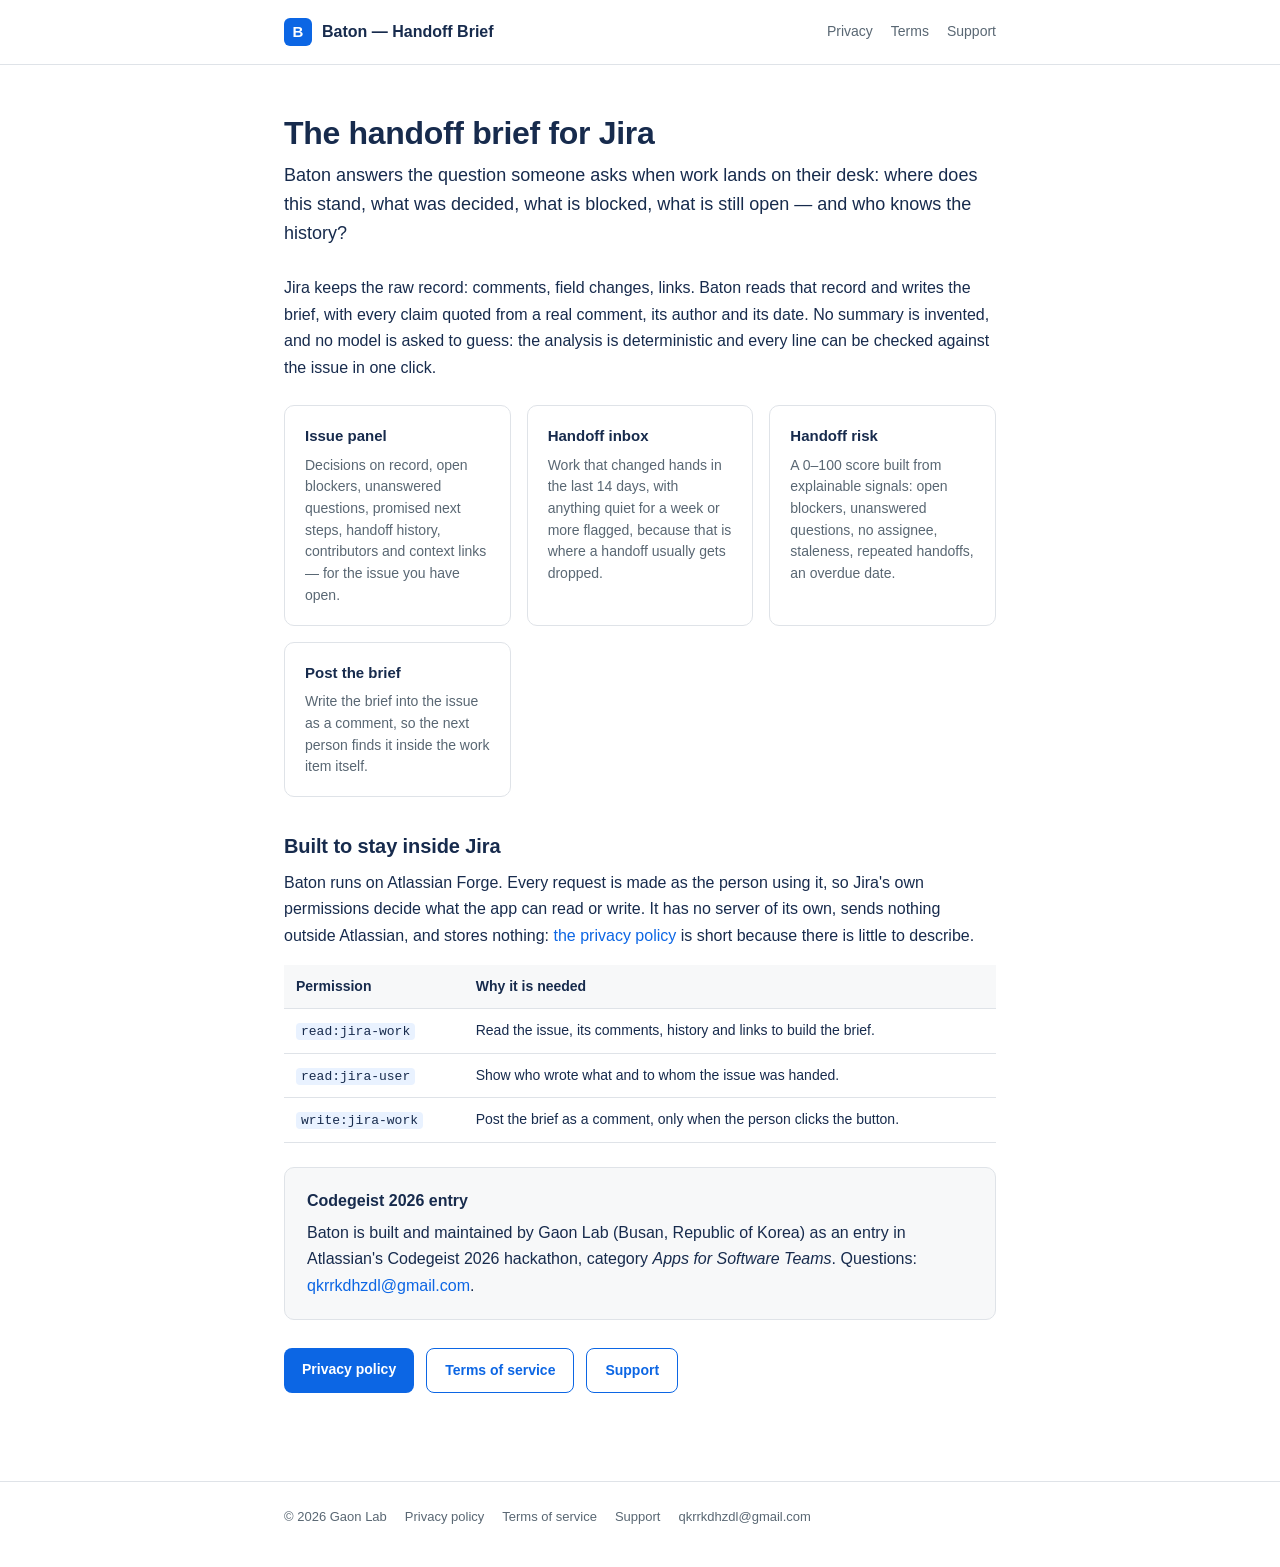
<file: index.html>
<!doctype html>
<html lang="en">
<head>
<meta charset="utf-8">
<meta name="viewport" content="width=device-width, initial-scale=1">
<title>Baton — Handoff Brief for Jira</title>
<meta name="description" content="Baton reads a Jira issue's history and writes the handoff brief: what was decided, what is blocked, what is still open, and who knows the story.">
<link rel="stylesheet" href="styles.css">
</head>
<body>

<header class="site">
  <div class="wrap">
    <a class="brand" href="./"><span class="mark">B</span><span class="name">Baton — Handoff Brief</span></a>
    <nav class="site" aria-label="Site">
      <a href="privacy.html">Privacy</a>
      <a href="terms.html">Terms</a>
      <a href="support.html">Support</a>
    </nav>
  </div>
</header>

<main>
  <div class="wrap">
    <h1>The handoff brief for Jira</h1>
    <p class="lede">Baton answers the question someone asks when work lands on their desk: where does this stand, what was decided, what is blocked, what is still open — and who knows the history?</p>

    <p>Jira keeps the raw record: comments, field changes, links. Baton reads that record and writes the brief, with every claim quoted from a real comment, its author and its date. No summary is invented, and no model is asked to guess: the analysis is deterministic and every line can be checked against the issue in one click.</p>

    <div class="grid">
      <div class="tile">
        <h3>Issue panel</h3>
        <p>Decisions on record, open blockers, unanswered questions, promised next steps, handoff history, contributors and context links — for the issue you have open.</p>
      </div>
      <div class="tile">
        <h3>Handoff inbox</h3>
        <p>Work that changed hands in the last 14 days, with anything quiet for a week or more flagged, because that is where a handoff usually gets dropped.</p>
      </div>
      <div class="tile">
        <h3>Handoff risk</h3>
        <p>A 0–100 score built from explainable signals: open blockers, unanswered questions, no assignee, staleness, repeated handoffs, an overdue date.</p>
      </div>
      <div class="tile">
        <h3>Post the brief</h3>
        <p>Write the brief into the issue as a comment, so the next person finds it inside the work item itself.</p>
      </div>
    </div>

    <h2>Built to stay inside Jira</h2>
    <p>Baton runs on Atlassian Forge. Every request is made as the person using it, so Jira's own permissions decide what the app can read or write. It has no server of its own, sends nothing outside Atlassian, and stores nothing: <a href="privacy.html">the privacy policy</a> is short because there is little to describe.</p>

    <table>
      <tr><th>Permission</th><th>Why it is needed</th></tr>
      <tr><td><code>read:jira-work</code></td><td>Read the issue, its comments, history and links to build the brief.</td></tr>
      <tr><td><code>read:jira-user</code></td><td>Show who wrote what and to whom the issue was handed.</td></tr>
      <tr><td><code>write:jira-work</code></td><td>Post the brief as a comment, only when the person clicks the button.</td></tr>
    </table>

    <div class="card">
      <h3>Codegeist 2026 entry</h3>
      <p style="margin-bottom:0">Baton is built and maintained by Gaon Lab (Busan, Republic of Korea) as an entry in Atlassian's Codegeist 2026 hackathon, category <em>Apps for Software Teams</em>. Questions: <a href="mailto:qkrrkdhzdl@gmail.com">qkrrkdhzdl@gmail.com</a>.</p>
    </div>

    <div class="links">
      <a class="button" href="privacy.html">Privacy policy</a>
      <a class="button secondary" href="terms.html">Terms of service</a>
      <a class="button secondary" href="support.html">Support</a>
    </div>
  </div>
</main>

<footer class="site">
  <div class="wrap">
    <span>© 2026 Gaon Lab</span>
    <a href="privacy.html">Privacy policy</a>
    <a href="terms.html">Terms of service</a>
    <a href="support.html">Support</a>
    <a href="mailto:qkrrkdhzdl@gmail.com">qkrrkdhzdl@gmail.com</a>
  </div>
</footer>

</body>
</html>
</file>
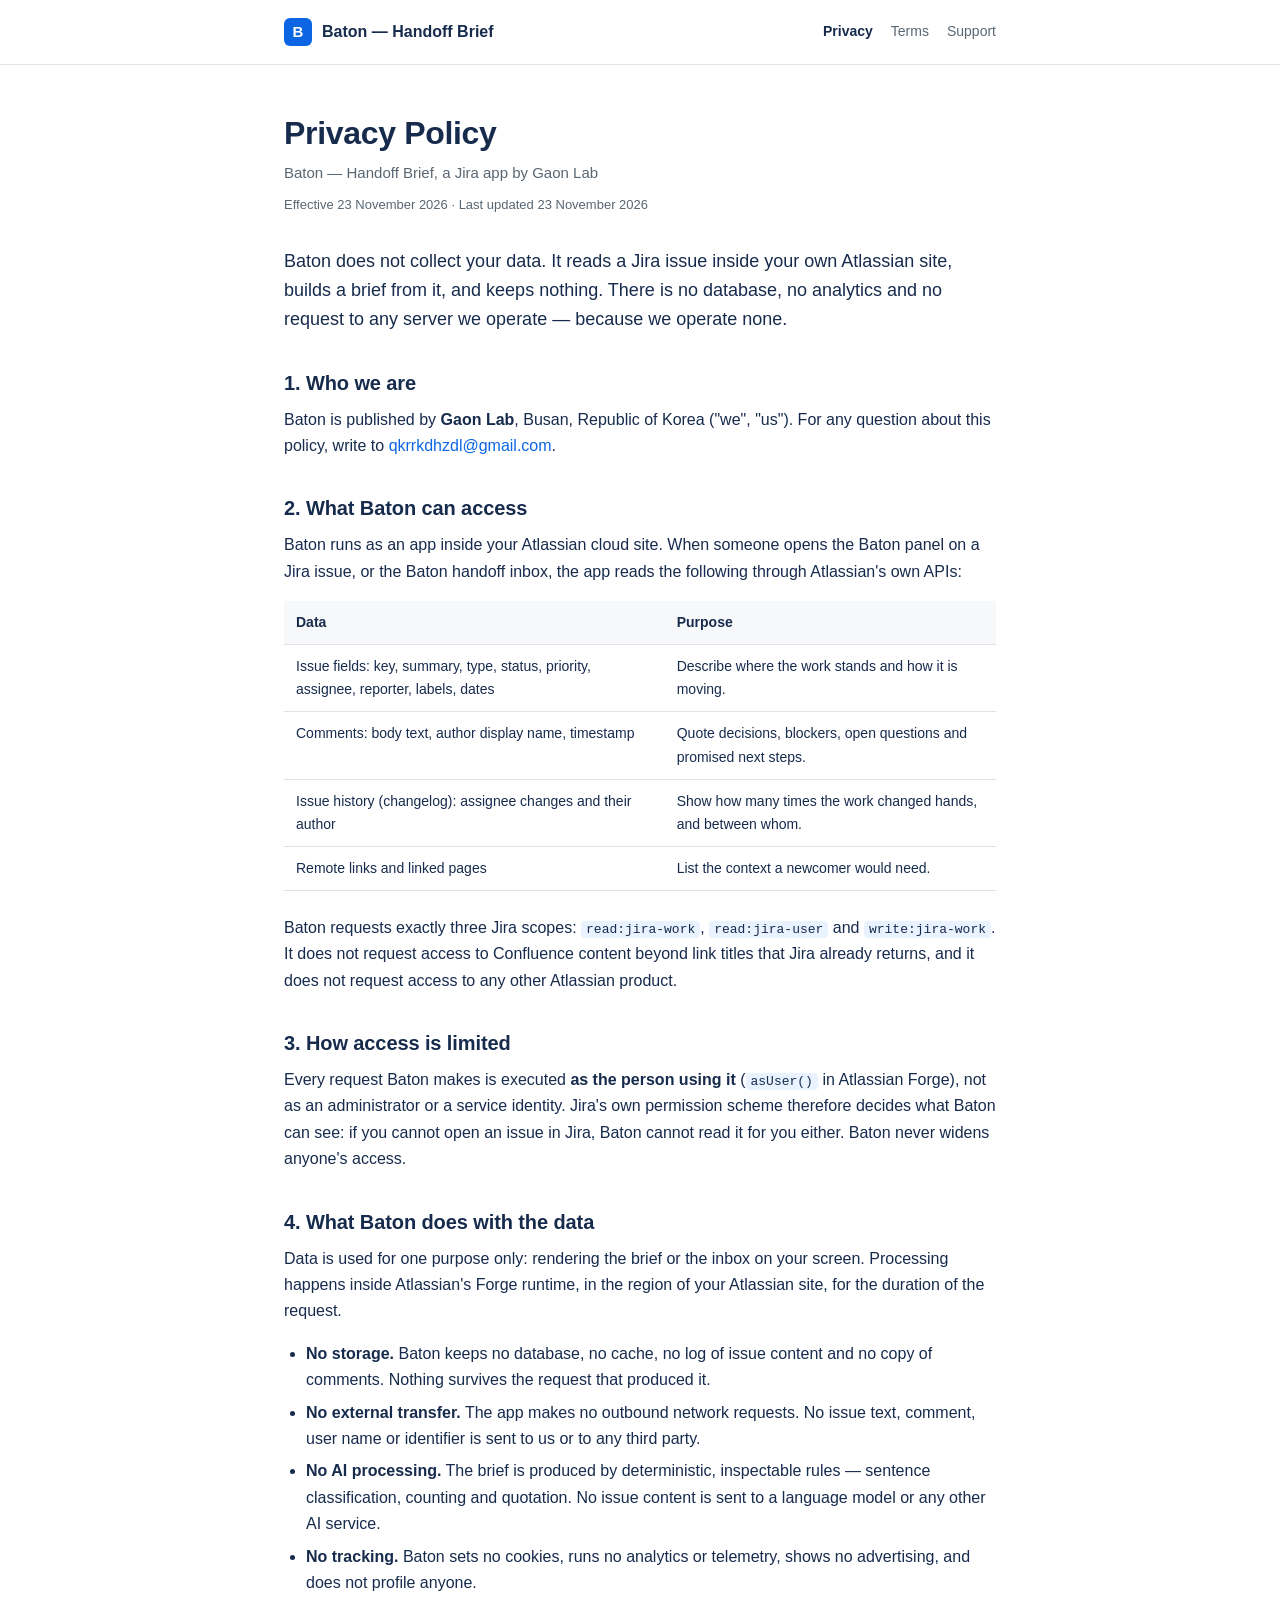
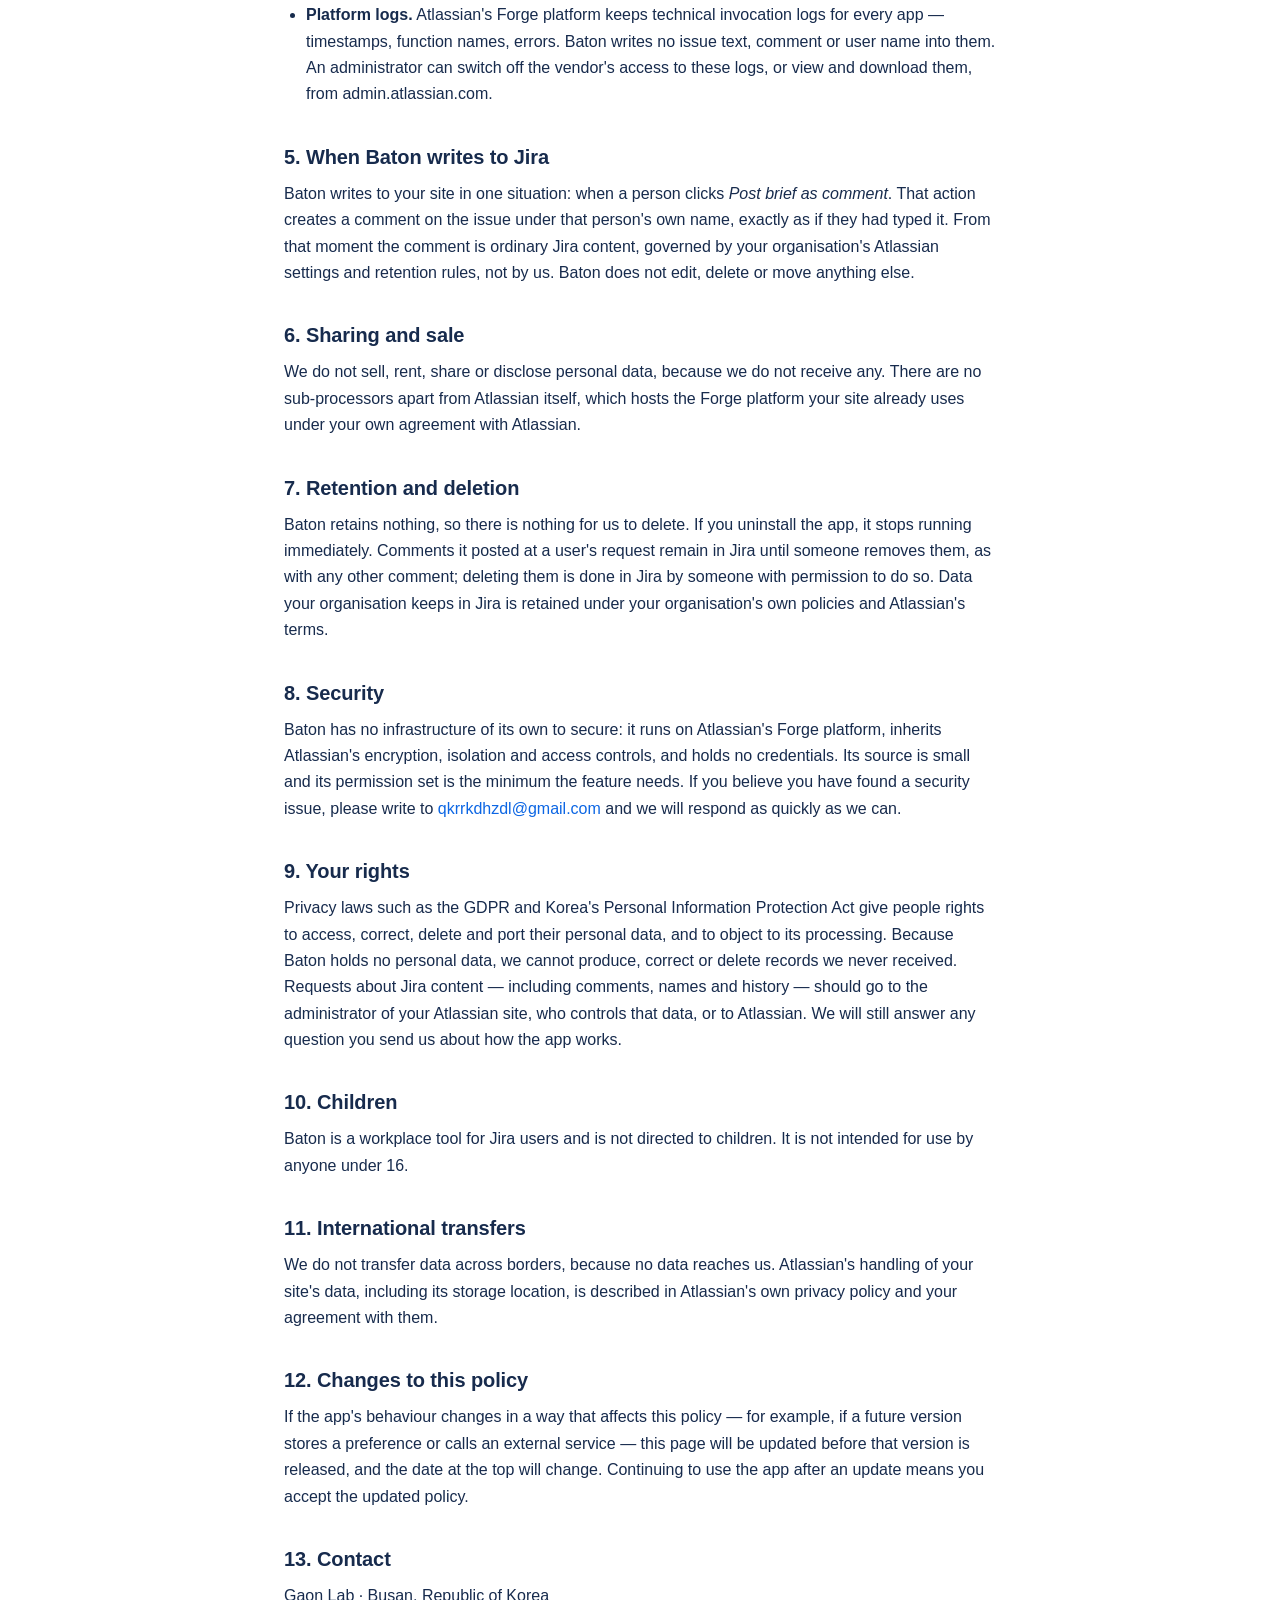
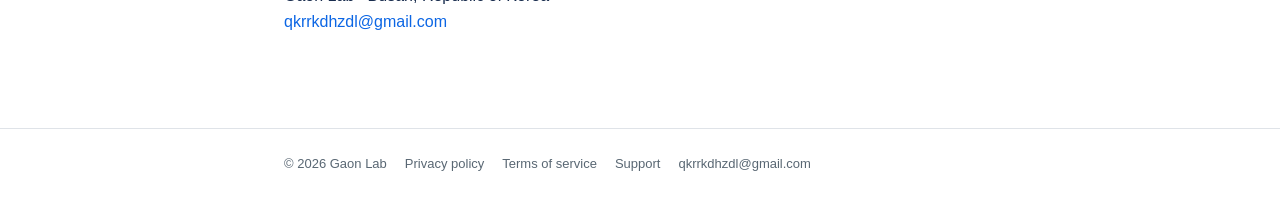
<file: privacy.html>
<!doctype html>
<html lang="en">
<head>
<meta charset="utf-8">
<meta name="viewport" content="width=device-width, initial-scale=1">
<title>Privacy Policy — Baton — Handoff Brief</title>
<meta name="description" content="Baton for Jira collects no data, stores no data and sends nothing outside Atlassian. Read what the app can access and why.">
<link rel="stylesheet" href="styles.css">
</head>
<body>

<header class="site">
  <div class="wrap">
    <a class="brand" href="./"><span class="mark">B</span><span class="name">Baton — Handoff Brief</span></a>
    <nav class="site" aria-label="Site">
      <a href="privacy.html" aria-current="page">Privacy</a>
      <a href="terms.html">Terms</a>
      <a href="support.html">Support</a>
    </nav>
  </div>
</header>

<main>
  <div class="wrap">
    <h1>Privacy Policy</h1>
    <p class="subtitle">Baton — Handoff Brief, a Jira app by Gaon Lab</p>
    <p class="updated">Effective 23 November 2026 · Last updated 23 November 2026</p>

    <p class="lede">Baton does not collect your data. It reads a Jira issue inside your own Atlassian site, builds a brief from it, and keeps nothing. There is no database, no analytics and no request to any server we operate — because we operate none.</p>

    <h2>1. Who we are</h2>
    <p>Baton is published by <strong>Gaon Lab</strong>, Busan, Republic of Korea ("we", "us"). For any question about this policy, write to <a href="mailto:qkrrkdhzdl@gmail.com">qkrrkdhzdl@gmail.com</a>.</p>

    <h2>2. What Baton can access</h2>
    <p>Baton runs as an app inside your Atlassian cloud site. When someone opens the Baton panel on a Jira issue, or the Baton handoff inbox, the app reads the following through Atlassian's own APIs:</p>
    <table>
      <tr><th>Data</th><th>Purpose</th></tr>
      <tr><td>Issue fields: key, summary, type, status, priority, assignee, reporter, labels, dates</td><td>Describe where the work stands and how it is moving.</td></tr>
      <tr><td>Comments: body text, author display name, timestamp</td><td>Quote decisions, blockers, open questions and promised next steps.</td></tr>
      <tr><td>Issue history (changelog): assignee changes and their author</td><td>Show how many times the work changed hands, and between whom.</td></tr>
      <tr><td>Remote links and linked pages</td><td>List the context a newcomer would need.</td></tr>
    </table>

    <p>Baton requests exactly three Jira scopes: <code>read:jira-work</code>, <code>read:jira-user</code> and <code>write:jira-work</code>. It does not request access to Confluence content beyond link titles that Jira already returns, and it does not request access to any other Atlassian product.</p>

    <h2>3. How access is limited</h2>
    <p>Every request Baton makes is executed <strong>as the person using it</strong> (<code>asUser()</code> in Atlassian Forge), not as an administrator or a service identity. Jira's own permission scheme therefore decides what Baton can see: if you cannot open an issue in Jira, Baton cannot read it for you either. Baton never widens anyone's access.</p>

    <h2>4. What Baton does with the data</h2>
    <p>Data is used for one purpose only: rendering the brief or the inbox on your screen. Processing happens inside Atlassian's Forge runtime, in the region of your Atlassian site, for the duration of the request.</p>
    <ul>
      <li><strong>No storage.</strong> Baton keeps no database, no cache, no log of issue content and no copy of comments. Nothing survives the request that produced it.</li>
      <li><strong>No external transfer.</strong> The app makes no outbound network requests. No issue text, comment, user name or identifier is sent to us or to any third party.</li>
      <li><strong>No AI processing.</strong> The brief is produced by deterministic, inspectable rules — sentence classification, counting and quotation. No issue content is sent to a language model or any other AI service.</li>
      <li><strong>No tracking.</strong> Baton sets no cookies, runs no analytics or telemetry, shows no advertising, and does not profile anyone.</li>
      <li><strong>Platform logs.</strong> Atlassian's Forge platform keeps technical invocation logs for every app — timestamps, function names, errors. Baton writes no issue text, comment or user name into them. An administrator can switch off the vendor's access to these logs, or view and download them, from admin.atlassian.com.</li>
    </ul>

    <h2>5. When Baton writes to Jira</h2>
    <p>Baton writes to your site in one situation: when a person clicks <em>Post brief as comment</em>. That action creates a comment on the issue under that person's own name, exactly as if they had typed it. From that moment the comment is ordinary Jira content, governed by your organisation's Atlassian settings and retention rules, not by us. Baton does not edit, delete or move anything else.</p>

    <h2>6. Sharing and sale</h2>
    <p>We do not sell, rent, share or disclose personal data, because we do not receive any. There are no sub-processors apart from Atlassian itself, which hosts the Forge platform your site already uses under your own agreement with Atlassian.</p>

    <h2>7. Retention and deletion</h2>
    <p>Baton retains nothing, so there is nothing for us to delete. If you uninstall the app, it stops running immediately. Comments it posted at a user's request remain in Jira until someone removes them, as with any other comment; deleting them is done in Jira by someone with permission to do so. Data your organisation keeps in Jira is retained under your organisation's own policies and Atlassian's terms.</p>

    <h2>8. Security</h2>
    <p>Baton has no infrastructure of its own to secure: it runs on Atlassian's Forge platform, inherits Atlassian's encryption, isolation and access controls, and holds no credentials. Its source is small and its permission set is the minimum the feature needs. If you believe you have found a security issue, please write to <a href="mailto:qkrrkdhzdl@gmail.com">qkrrkdhzdl@gmail.com</a> and we will respond as quickly as we can.</p>

    <h2>9. Your rights</h2>
    <p>Privacy laws such as the GDPR and Korea's Personal Information Protection Act give people rights to access, correct, delete and port their personal data, and to object to its processing. Because Baton holds no personal data, we cannot produce, correct or delete records we never received. Requests about Jira content — including comments, names and history — should go to the administrator of your Atlassian site, who controls that data, or to Atlassian. We will still answer any question you send us about how the app works.</p>

    <h2>10. Children</h2>
    <p>Baton is a workplace tool for Jira users and is not directed to children. It is not intended for use by anyone under 16.</p>

    <h2>11. International transfers</h2>
    <p>We do not transfer data across borders, because no data reaches us. Atlassian's handling of your site's data, including its storage location, is described in Atlassian's own privacy policy and your agreement with them.</p>

    <h2>12. Changes to this policy</h2>
    <p>If the app's behaviour changes in a way that affects this policy — for example, if a future version stores a preference or calls an external service — this page will be updated before that version is released, and the date at the top will change. Continuing to use the app after an update means you accept the updated policy.</p>

    <h2>13. Contact</h2>
    <p>Gaon Lab · Busan, Republic of Korea<br>
    <a href="mailto:qkrrkdhzdl@gmail.com">qkrrkdhzdl@gmail.com</a></p>
  </div>
</main>

<footer class="site">
  <div class="wrap">
    <span>© 2026 Gaon Lab</span>
    <a href="privacy.html">Privacy policy</a>
    <a href="terms.html">Terms of service</a>
    <a href="support.html">Support</a>
    <a href="mailto:qkrrkdhzdl@gmail.com">qkrrkdhzdl@gmail.com</a>
  </div>
</footer>

</body>
</html>
</file>
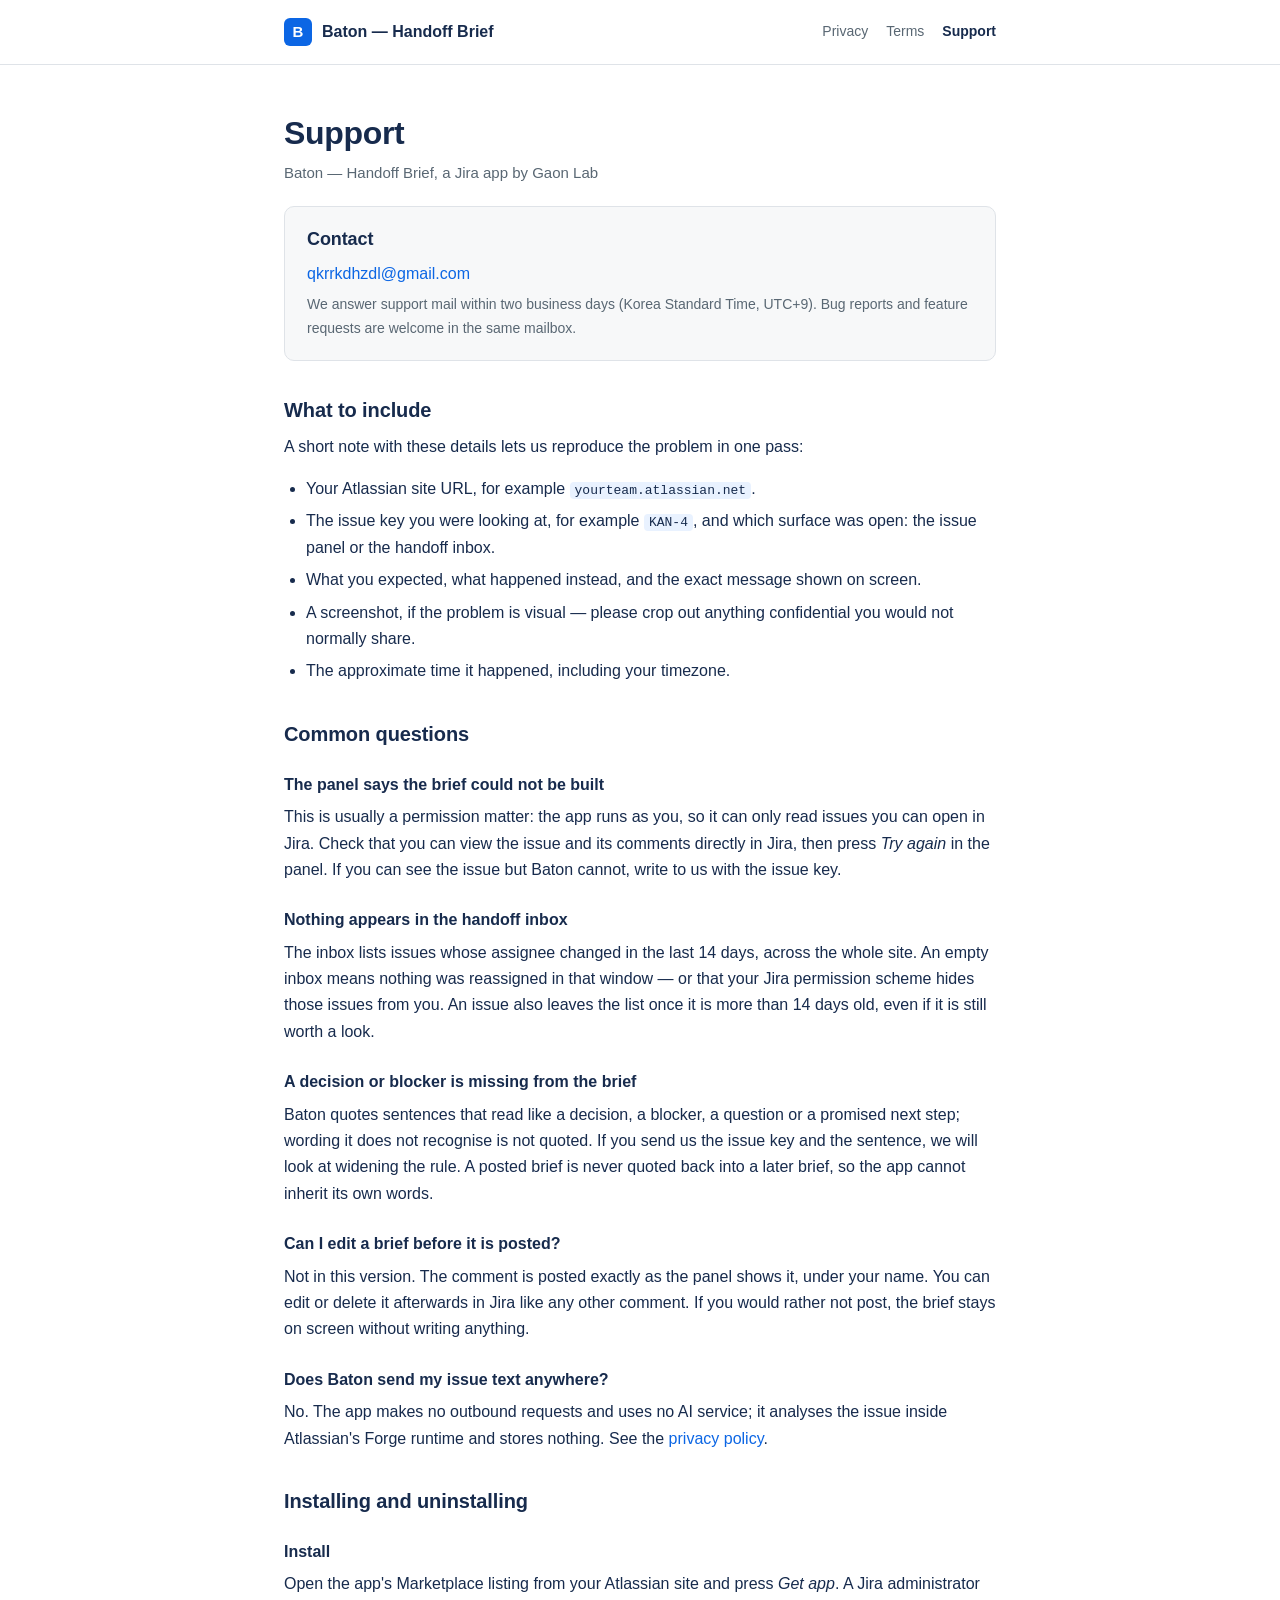
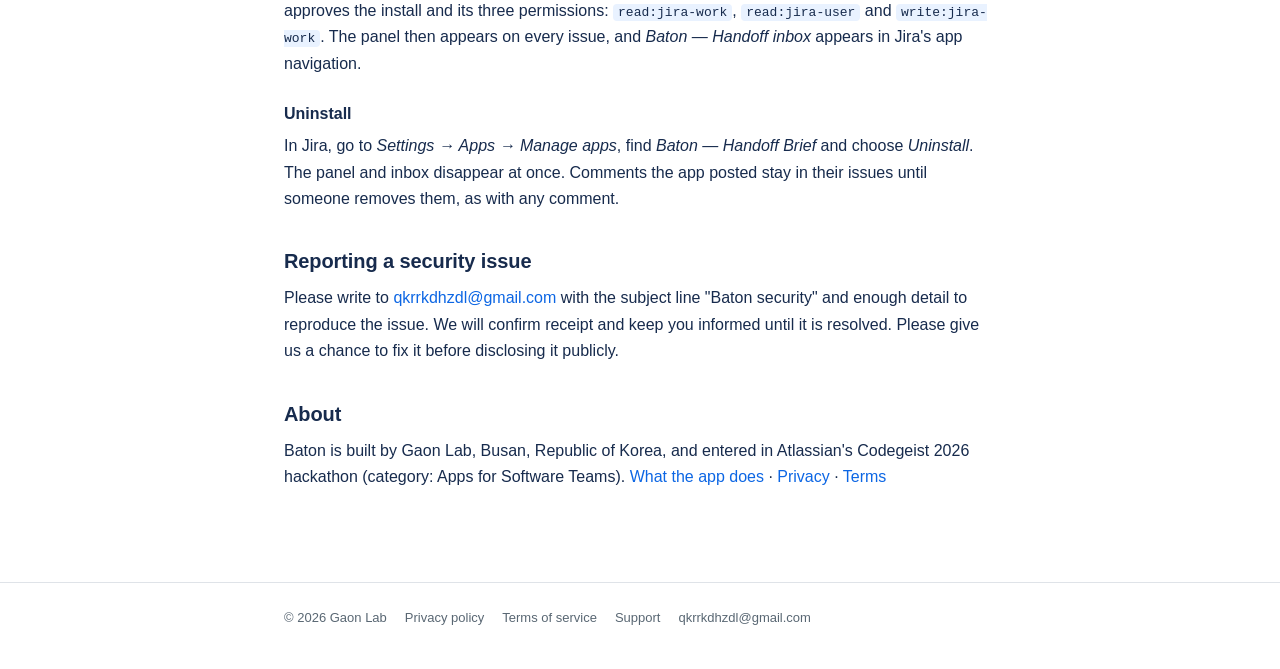
<file: support.html>
<!doctype html>
<html lang="en">
<head>
<meta charset="utf-8">
<meta name="viewport" content="width=device-width, initial-scale=1">
<title>Support — Baton — Handoff Brief</title>
<meta name="description" content="How to get help with Baton for Jira: contact, response time, what to include, and how to uninstall.">
<link rel="stylesheet" href="styles.css">
</head>
<body>

<header class="site">
  <div class="wrap">
    <a class="brand" href="./"><span class="mark">B</span><span class="name">Baton — Handoff Brief</span></a>
    <nav class="site" aria-label="Site">
      <a href="privacy.html">Privacy</a>
      <a href="terms.html">Terms</a>
      <a href="support.html" aria-current="page">Support</a>
    </nav>
  </div>
</header>

<main>
  <div class="wrap">
    <h1>Support</h1>
    <p class="subtitle">Baton — Handoff Brief, a Jira app by Gaon Lab</p>

    <div class="card">
      <h2 style="font-size:18px">Contact</h2>
      <p style="margin-bottom:6px"><a href="mailto:qkrrkdhzdl@gmail.com?subject=Baton%20support">qkrrkdhzdl@gmail.com</a></p>
      <p style="margin-bottom:0;color:#596773;font-size:14px">We answer support mail within two business days (Korea Standard Time, UTC+9). Bug reports and feature requests are welcome in the same mailbox.</p>
    </div>

    <h2>What to include</h2>
    <p>A short note with these details lets us reproduce the problem in one pass:</p>
    <ul>
      <li>Your Atlassian site URL, for example <code>yourteam.atlassian.net</code>.</li>
      <li>The issue key you were looking at, for example <code>KAN-4</code>, and which surface was open: the issue panel or the handoff inbox.</li>
      <li>What you expected, what happened instead, and the exact message shown on screen.</li>
      <li>A screenshot, if the problem is visual — please crop out anything confidential you would not normally share.</li>
      <li>The approximate time it happened, including your timezone.</li>
    </ul>

    <h2>Common questions</h2>

    <h3>The panel says the brief could not be built</h3>
    <p>This is usually a permission matter: the app runs as you, so it can only read issues you can open in Jira. Check that you can view the issue and its comments directly in Jira, then press <em>Try again</em> in the panel. If you can see the issue but Baton cannot, write to us with the issue key.</p>

    <h3>Nothing appears in the handoff inbox</h3>
    <p>The inbox lists issues whose assignee changed in the last 14 days, across the whole site. An empty inbox means nothing was reassigned in that window — or that your Jira permission scheme hides those issues from you. An issue also leaves the list once it is more than 14 days old, even if it is still worth a look.</p>

    <h3>A decision or blocker is missing from the brief</h3>
    <p>Baton quotes sentences that read like a decision, a blocker, a question or a promised next step; wording it does not recognise is not quoted. If you send us the issue key and the sentence, we will look at widening the rule. A posted brief is never quoted back into a later brief, so the app cannot inherit its own words.</p>

    <h3>Can I edit a brief before it is posted?</h3>
    <p>Not in this version. The comment is posted exactly as the panel shows it, under your name. You can edit or delete it afterwards in Jira like any other comment. If you would rather not post, the brief stays on screen without writing anything.</p>

    <h3>Does Baton send my issue text anywhere?</h3>
    <p>No. The app makes no outbound requests and uses no AI service; it analyses the issue inside Atlassian's Forge runtime and stores nothing. See the <a href="privacy.html">privacy policy</a>.</p>

    <h2>Installing and uninstalling</h2>
    <h3>Install</h3>
    <p>Open the app's Marketplace listing from your Atlassian site and press <em>Get app</em>. A Jira administrator approves the install and its three permissions: <code>read:jira-work</code>, <code>read:jira-user</code> and <code>write:jira-work</code>. The panel then appears on every issue, and <em>Baton — Handoff inbox</em> appears in Jira's app navigation.</p>

    <h3>Uninstall</h3>
    <p>In Jira, go to <em>Settings → Apps → Manage apps</em>, find <em>Baton — Handoff Brief</em> and choose <em>Uninstall</em>. The panel and inbox disappear at once. Comments the app posted stay in their issues until someone removes them, as with any comment.</p>

    <h2>Reporting a security issue</h2>
    <p>Please write to <a href="mailto:qkrrkdhzdl@gmail.com?subject=Baton%20security">qkrrkdhzdl@gmail.com</a> with the subject line "Baton security" and enough detail to reproduce the issue. We will confirm receipt and keep you informed until it is resolved. Please give us a chance to fix it before disclosing it publicly.</p>

    <h2>About</h2>
    <p>Baton is built by Gaon Lab, Busan, Republic of Korea, and entered in Atlassian's Codegeist 2026 hackathon (category: Apps for Software Teams). <a href="./">What the app does</a> · <a href="privacy.html">Privacy</a> · <a href="terms.html">Terms</a></p>
  </div>
</main>

<footer class="site">
  <div class="wrap">
    <span>© 2026 Gaon Lab</span>
    <a href="privacy.html">Privacy policy</a>
    <a href="terms.html">Terms of service</a>
    <a href="support.html">Support</a>
    <a href="mailto:qkrrkdhzdl@gmail.com">qkrrkdhzdl@gmail.com</a>
  </div>
</footer>

</body>
</html>
</file>
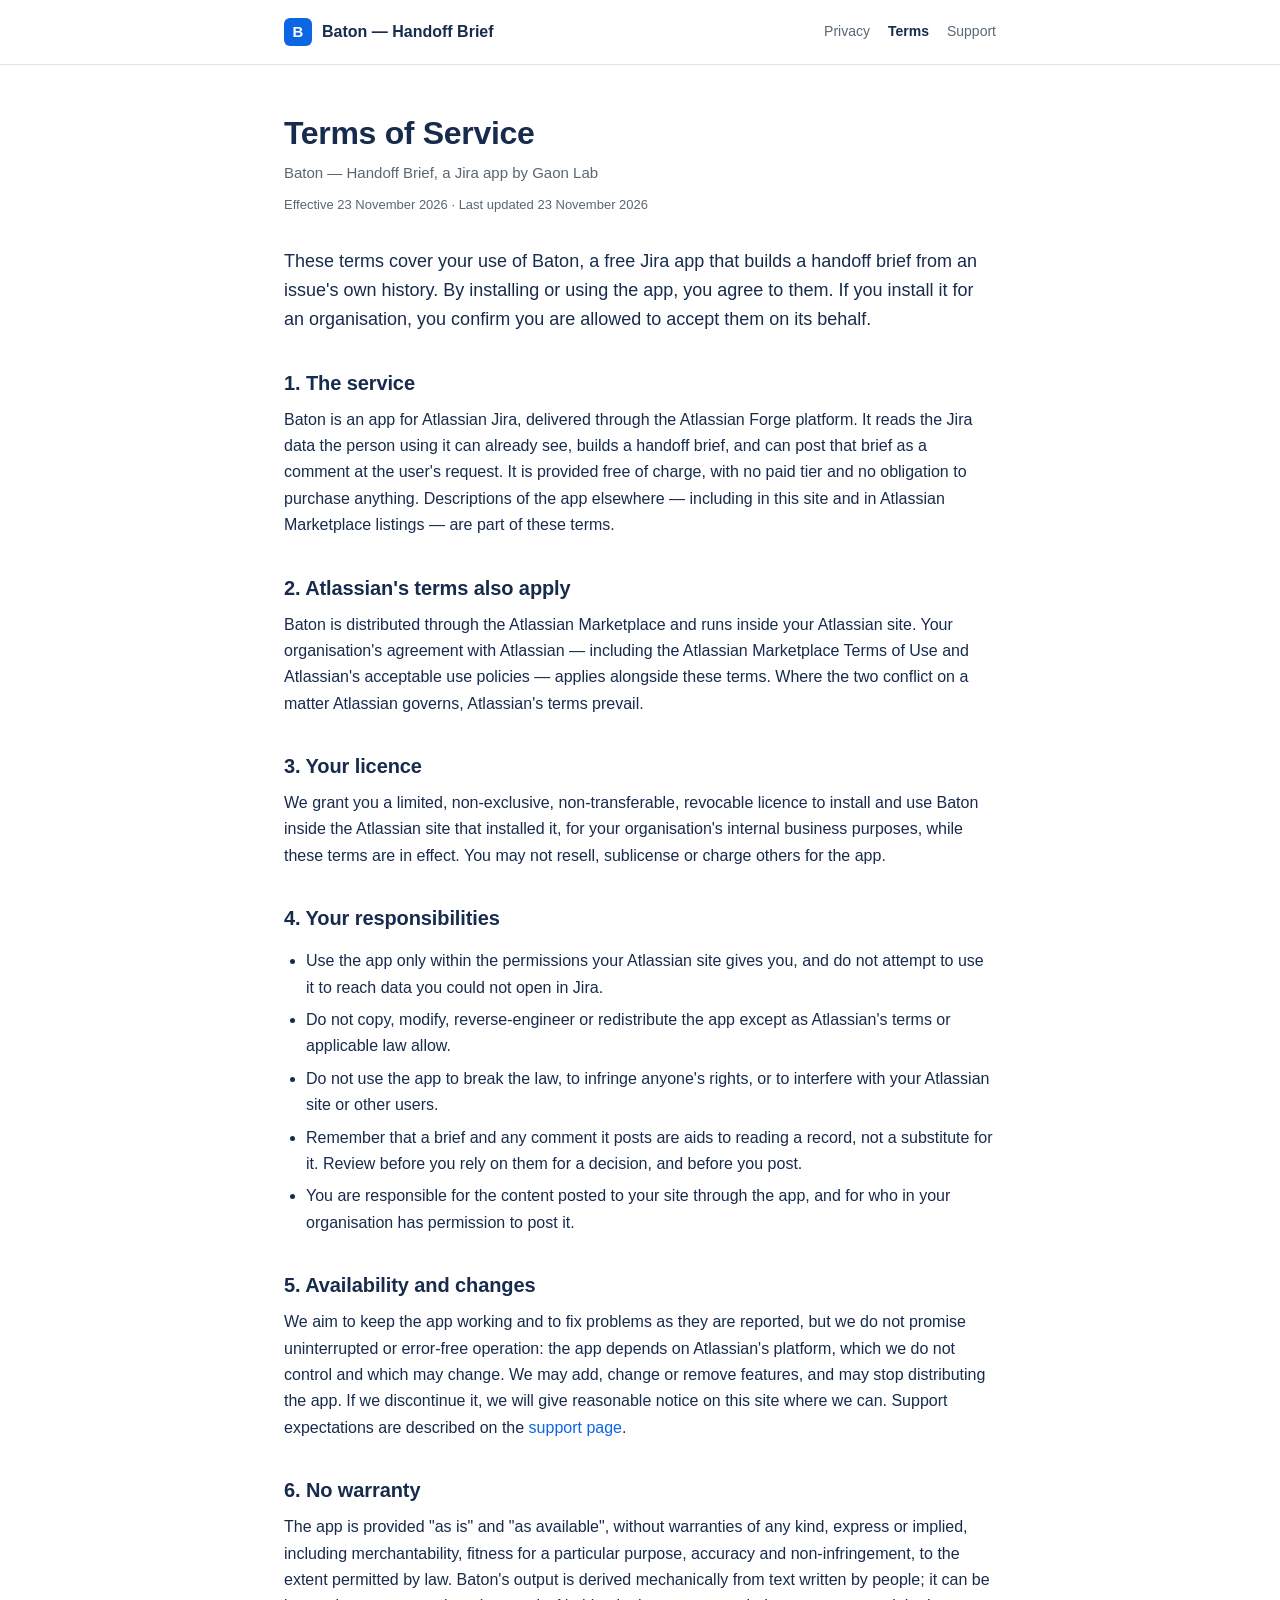
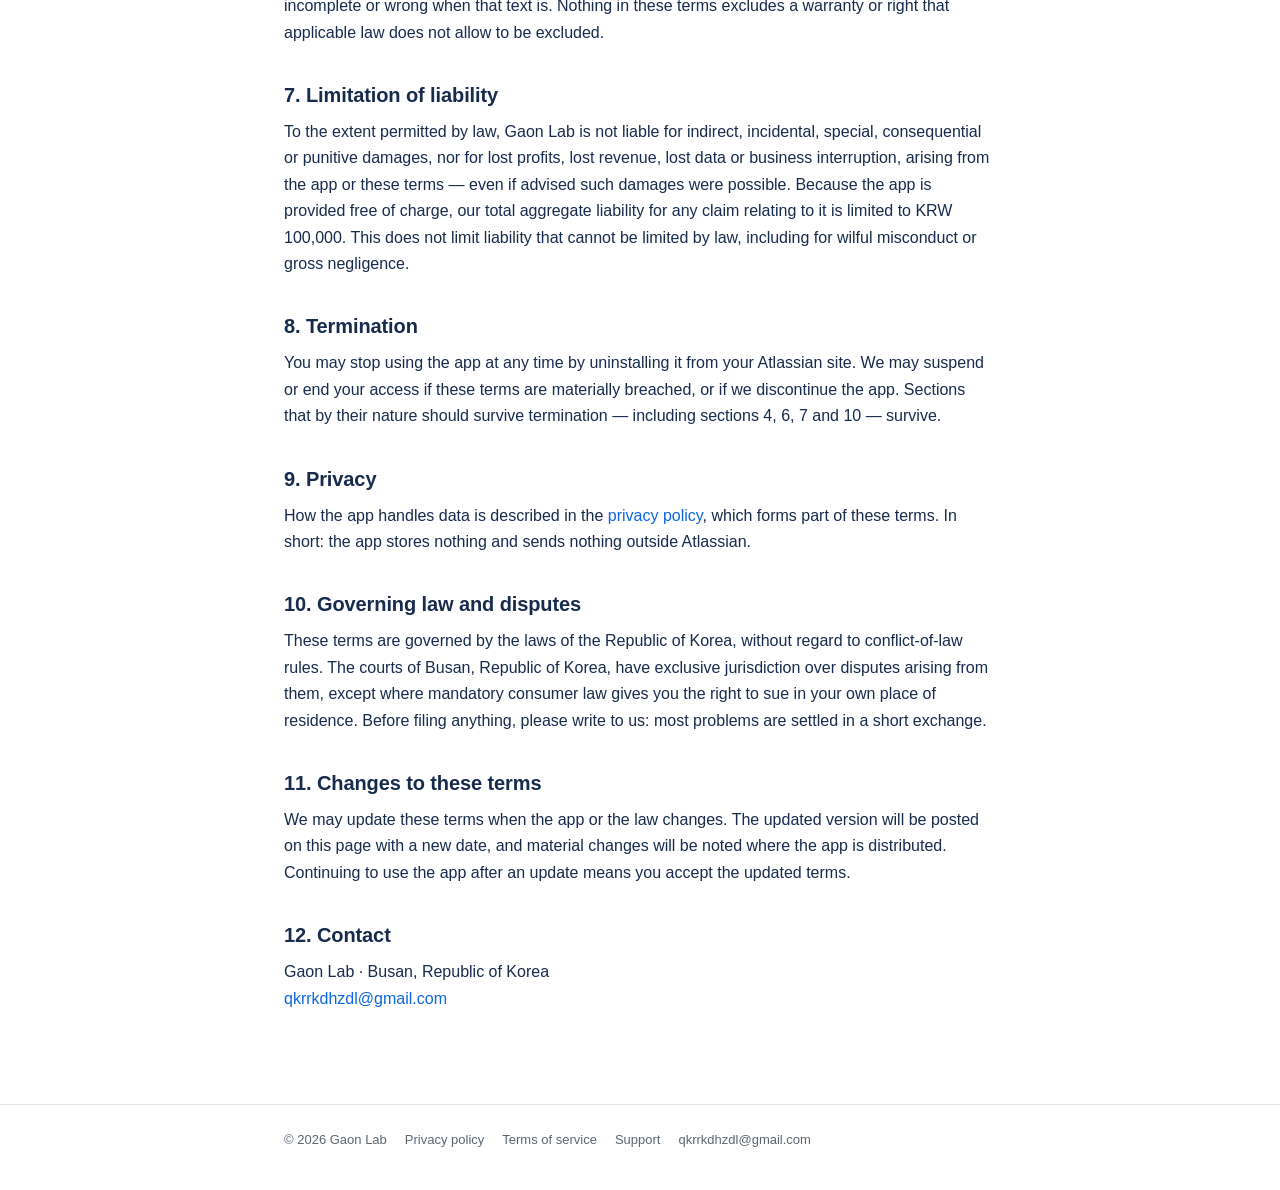
<file: terms.html>
<!doctype html>
<html lang="en">
<head>
<meta charset="utf-8">
<meta name="viewport" content="width=device-width, initial-scale=1">
<title>Terms of Service — Baton — Handoff Brief</title>
<meta name="description" content="Terms of service for Baton — Handoff Brief, a Jira app by Gaon Lab, provided free of charge under the Atlassian Marketplace terms.">
<link rel="stylesheet" href="styles.css">
</head>
<body>

<header class="site">
  <div class="wrap">
    <a class="brand" href="./"><span class="mark">B</span><span class="name">Baton — Handoff Brief</span></a>
    <nav class="site" aria-label="Site">
      <a href="privacy.html">Privacy</a>
      <a href="terms.html" aria-current="page">Terms</a>
      <a href="support.html">Support</a>
    </nav>
  </div>
</header>

<main>
  <div class="wrap">
    <h1>Terms of Service</h1>
    <p class="subtitle">Baton — Handoff Brief, a Jira app by Gaon Lab</p>
    <p class="updated">Effective 23 November 2026 · Last updated 23 November 2026</p>

    <p class="lede">These terms cover your use of Baton, a free Jira app that builds a handoff brief from an issue's own history. By installing or using the app, you agree to them. If you install it for an organisation, you confirm you are allowed to accept them on its behalf.</p>

    <h2>1. The service</h2>
    <p>Baton is an app for Atlassian Jira, delivered through the Atlassian Forge platform. It reads the Jira data the person using it can already see, builds a handoff brief, and can post that brief as a comment at the user's request. It is provided free of charge, with no paid tier and no obligation to purchase anything. Descriptions of the app elsewhere — including in this site and in Atlassian Marketplace listings — are part of these terms.</p>

    <h2>2. Atlassian's terms also apply</h2>
    <p>Baton is distributed through the Atlassian Marketplace and runs inside your Atlassian site. Your organisation's agreement with Atlassian — including the Atlassian Marketplace Terms of Use and Atlassian's acceptable use policies — applies alongside these terms. Where the two conflict on a matter Atlassian governs, Atlassian's terms prevail.</p>

    <h2>3. Your licence</h2>
    <p>We grant you a limited, non-exclusive, non-transferable, revocable licence to install and use Baton inside the Atlassian site that installed it, for your organisation's internal business purposes, while these terms are in effect. You may not resell, sublicense or charge others for the app.</p>

    <h2>4. Your responsibilities</h2>
    <ul>
      <li>Use the app only within the permissions your Atlassian site gives you, and do not attempt to use it to reach data you could not open in Jira.</li>
      <li>Do not copy, modify, reverse-engineer or redistribute the app except as Atlassian's terms or applicable law allow.</li>
      <li>Do not use the app to break the law, to infringe anyone's rights, or to interfere with your Atlassian site or other users.</li>
      <li>Remember that a brief and any comment it posts are aids to reading a record, not a substitute for it. Review before you rely on them for a decision, and before you post.</li>
      <li>You are responsible for the content posted to your site through the app, and for who in your organisation has permission to post it.</li>
    </ul>

    <h2>5. Availability and changes</h2>
    <p>We aim to keep the app working and to fix problems as they are reported, but we do not promise uninterrupted or error-free operation: the app depends on Atlassian's platform, which we do not control and which may change. We may add, change or remove features, and may stop distributing the app. If we discontinue it, we will give reasonable notice on this site where we can. Support expectations are described on the <a href="support.html">support page</a>.</p>

    <h2>6. No warranty</h2>
    <p>The app is provided "as is" and "as available", without warranties of any kind, express or implied, including merchantability, fitness for a particular purpose, accuracy and non-infringement, to the extent permitted by law. Baton's output is derived mechanically from text written by people; it can be incomplete or wrong when that text is. Nothing in these terms excludes a warranty or right that applicable law does not allow to be excluded.</p>

    <h2>7. Limitation of liability</h2>
    <p>To the extent permitted by law, Gaon Lab is not liable for indirect, incidental, special, consequential or punitive damages, nor for lost profits, lost revenue, lost data or business interruption, arising from the app or these terms — even if advised such damages were possible. Because the app is provided free of charge, our total aggregate liability for any claim relating to it is limited to KRW 100,000. This does not limit liability that cannot be limited by law, including for wilful misconduct or gross negligence.</p>

    <h2>8. Termination</h2>
    <p>You may stop using the app at any time by uninstalling it from your Atlassian site. We may suspend or end your access if these terms are materially breached, or if we discontinue the app. Sections that by their nature should survive termination — including sections 4, 6, 7 and 10 — survive.</p>

    <h2>9. Privacy</h2>
    <p>How the app handles data is described in the <a href="privacy.html">privacy policy</a>, which forms part of these terms. In short: the app stores nothing and sends nothing outside Atlassian.</p>

    <h2>10. Governing law and disputes</h2>
    <p>These terms are governed by the laws of the Republic of Korea, without regard to conflict-of-law rules. The courts of Busan, Republic of Korea, have exclusive jurisdiction over disputes arising from them, except where mandatory consumer law gives you the right to sue in your own place of residence. Before filing anything, please write to us: most problems are settled in a short exchange.</p>

    <h2>11. Changes to these terms</h2>
    <p>We may update these terms when the app or the law changes. The updated version will be posted on this page with a new date, and material changes will be noted where the app is distributed. Continuing to use the app after an update means you accept the updated terms.</p>

    <h2>12. Contact</h2>
    <p>Gaon Lab · Busan, Republic of Korea<br>
    <a href="mailto:qkrrkdhzdl@gmail.com">qkrrkdhzdl@gmail.com</a></p>
  </div>
</main>

<footer class="site">
  <div class="wrap">
    <span>© 2026 Gaon Lab</span>
    <a href="privacy.html">Privacy policy</a>
    <a href="terms.html">Terms of service</a>
    <a href="support.html">Support</a>
    <a href="mailto:qkrrkdhzdl@gmail.com">qkrrkdhzdl@gmail.com</a>
  </div>
</footer>

</body>
</html>
</file>
<file: styles.css>
/* Baton — public pages (privacy, terms, support).
   Plain CSS, no fonts or scripts fetched from anywhere: the pages carry no
   analytics and no third-party requests, which is the same promise the app makes. */

:root {
  --text: #172b4d;
  --subtle: #596773;
  --border: #dfe3e8;
  --surface: #f7f8f9;
  --blue: #0c66e4;
  --blue-soft: #e9f2ff;
}

* { box-sizing: border-box; }

html, body {
  margin: 0;
  padding: 0;
  background: #fff;
}

body {
  color: var(--text);
  font-family: -apple-system, BlinkMacSystemFont, "Segoe UI", Roboto, "Helvetica Neue", Arial, sans-serif;
  font-size: 16px;
  line-height: 1.65;
  -webkit-font-smoothing: antialiased;
}

a { color: var(--blue); text-decoration: none; }
a:hover { text-decoration: underline; }

.wrap {
  max-width: 760px;
  margin: 0 auto;
  padding: 0 24px;
}

header.site {
  border-bottom: 1px solid var(--border);
  background: #fff;
}

header.site .wrap {
  display: flex;
  align-items: center;
  gap: 16px;
  min-height: 64px;
}

.brand {
  display: flex;
  align-items: center;
  gap: 10px;
  font-weight: 600;
  color: var(--text);
  font-size: 16px;
}

.mark {
  display: inline-flex;
  align-items: center;
  justify-content: center;
  width: 28px;
  height: 28px;
  border-radius: 6px;
  background: var(--blue);
  color: #fff;
  font-weight: 700;
  font-size: 15px;
}

nav.site {
  margin-left: auto;
  display: flex;
  gap: 18px;
  font-size: 14px;
}

nav.site a { color: var(--subtle); }
nav.site a[aria-current="page"] { color: var(--text); font-weight: 600; }

main { padding: 48px 0 24px; }

h1 {
  font-size: 32px;
  line-height: 1.25;
  letter-spacing: -0.01em;
  margin: 0 0 8px;
}

.subtitle {
  color: var(--subtle);
  font-size: 15px;
  margin: 0 0 8px;
}

.updated {
  color: var(--subtle);
  font-size: 13px;
  margin: 0 0 32px;
}

h2 {
  font-size: 20px;
  line-height: 1.35;
  margin: 36px 0 10px;
  letter-spacing: -0.005em;
}

h3 {
  font-size: 16px;
  margin: 24px 0 6px;
}

p, li { margin: 0 0 12px; }

ul { padding-left: 22px; }

li { margin-bottom: 6px; }

.lede {
  font-size: 18px;
  line-height: 1.6;
  color: var(--text);
  margin-bottom: 28px;
}

.card {
  border: 1px solid var(--border);
  border-radius: 10px;
  padding: 20px 22px;
  margin: 20px 0;
  background: var(--surface);
}

.card h2, .card h3 { margin-top: 0; }

.grid {
  display: grid;
  grid-template-columns: repeat(auto-fit, minmax(220px, 1fr));
  gap: 16px;
  margin: 24px 0 8px;
}

.tile {
  border: 1px solid var(--border);
  border-radius: 10px;
  padding: 18px 20px;
}

.tile h3 {
  margin: 0 0 6px;
  font-size: 15px;
}

.tile p {
  margin: 0;
  color: var(--subtle);
  font-size: 14px;
  line-height: 1.55;
}

.links {
  display: flex;
  flex-wrap: wrap;
  gap: 12px;
  margin: 28px 0 8px;
}

.button {
  display: inline-block;
  padding: 10px 18px;
  border-radius: 8px;
  background: var(--blue);
  color: #fff;
  font-size: 14px;
  font-weight: 600;
}

.button.secondary {
  background: #fff;
  color: var(--blue);
  border: 1px solid var(--blue);
}

.button:hover { text-decoration: none; opacity: 0.92; }

table {
  width: 100%;
  border-collapse: collapse;
  margin: 16px 0 24px;
  font-size: 14px;
}

th, td {
  text-align: left;
  vertical-align: top;
  padding: 10px 12px;
  border-bottom: 1px solid var(--border);
}

th {
  background: var(--surface);
  font-weight: 600;
}

code {
  font-family: ui-monospace, SFMono-Regular, Menlo, Consolas, monospace;
  font-size: 13px;
  background: var(--blue-soft);
  border-radius: 4px;
  padding: 1px 5px;
}

footer.site {
  border-top: 1px solid var(--border);
  margin-top: 56px;
  padding: 24px 0 40px;
  color: var(--subtle);
  font-size: 13px;
}

footer.site .wrap {
  display: flex;
  flex-wrap: wrap;
  gap: 8px 18px;
}

footer.site a { color: var(--subtle); }

@media (max-width: 560px) {
  h1 { font-size: 26px; }
  main { padding-top: 32px; }
  nav.site { gap: 12px; font-size: 13px; }
  header.site .brand span.name { display: none; }
}
</file>
